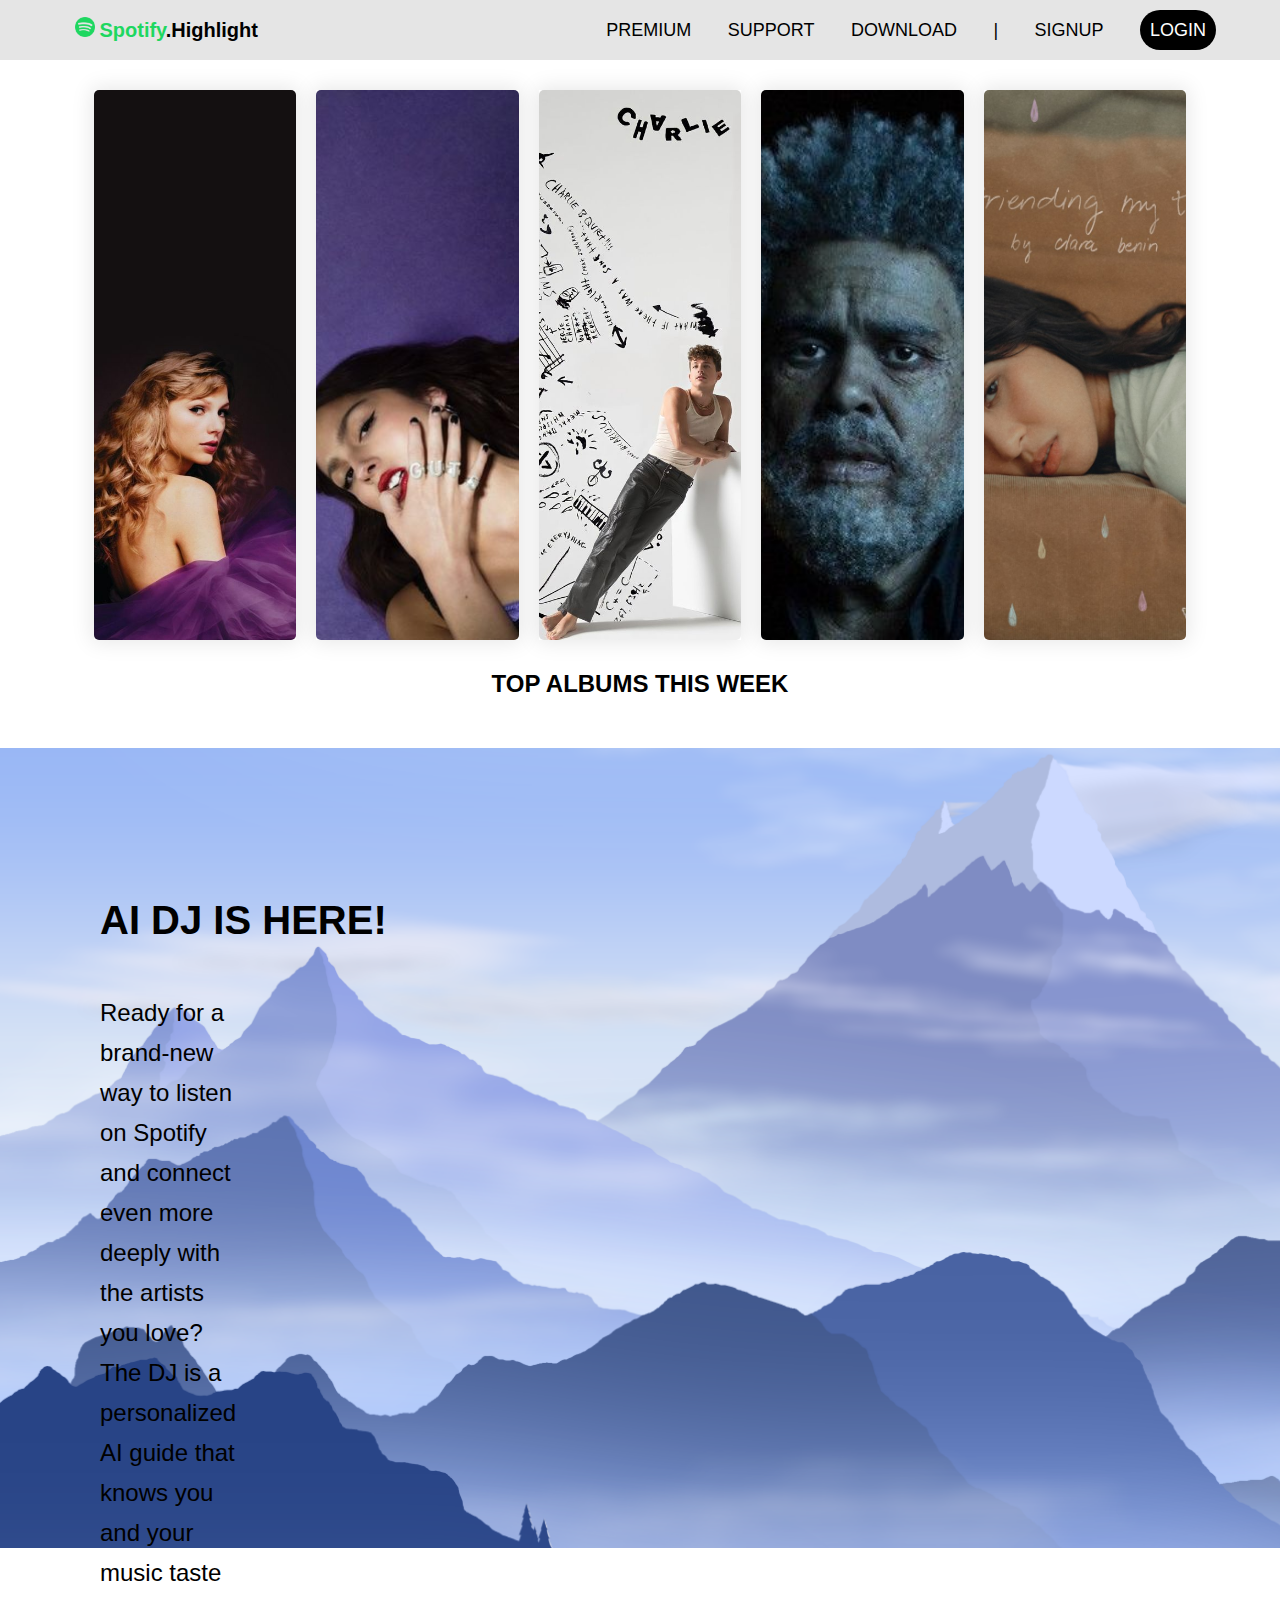
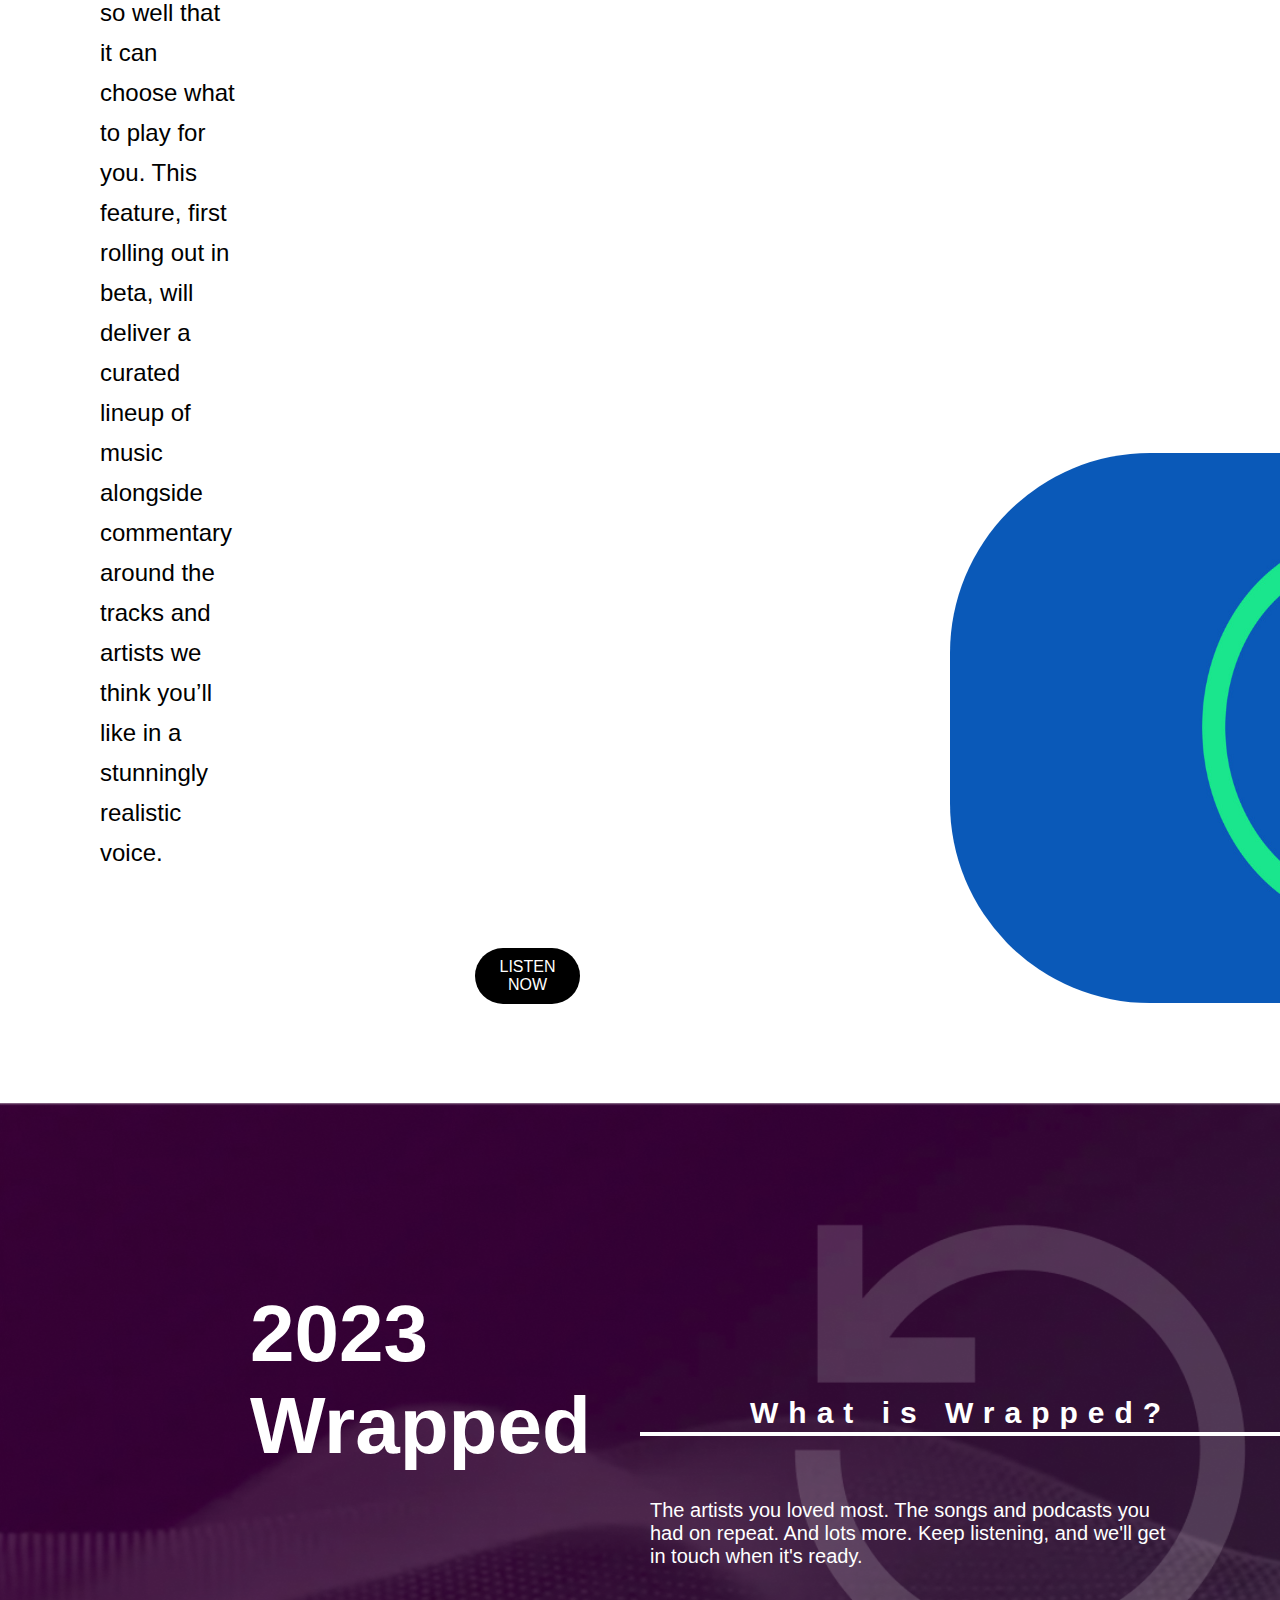
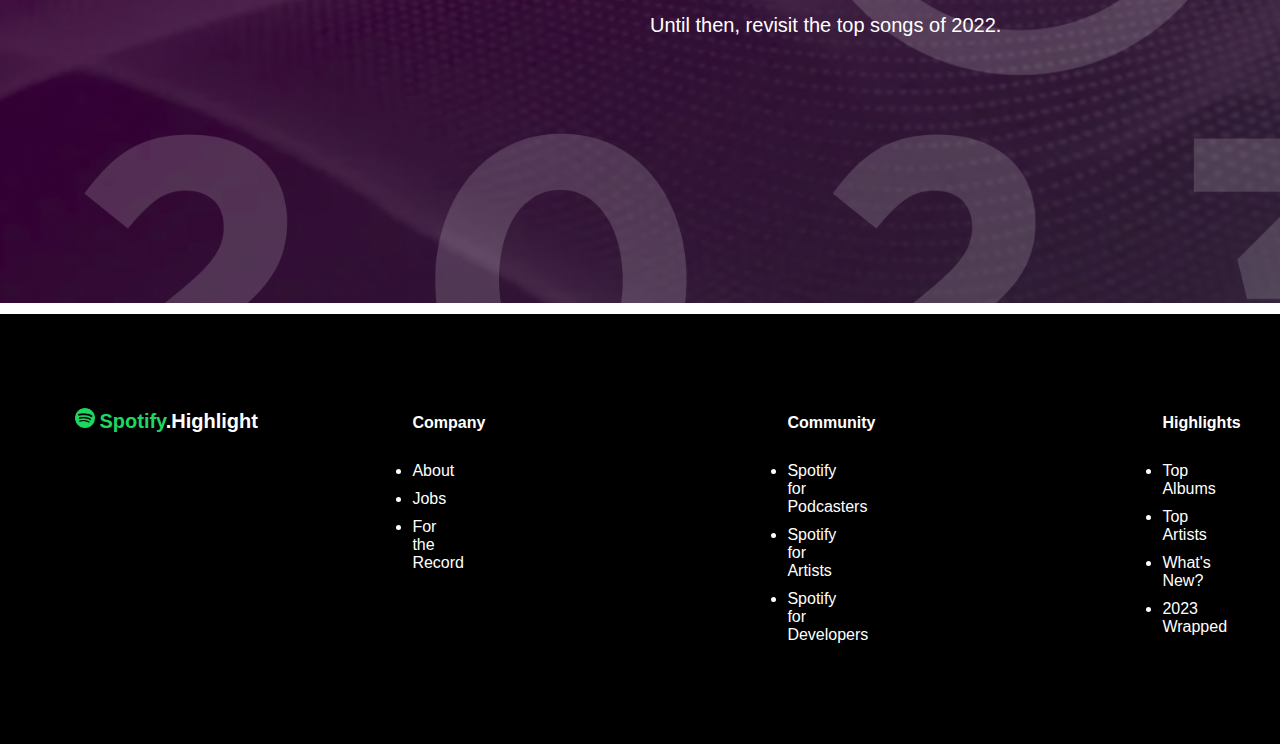
<file: index.html>
<!DOCTYPE HTML>
<html>
	<head>
		<meta charset="utf-8">
		<title>SPOTIFY</title>
		<meta name="viewport" content="width=device-width, initial-scale=1.0">
		<link rel="stylesheet" href="style.css">
		<link rel="stylesheet" href="https://cdnjs.cloudflare.com/ajax/libs/font-awesome/4.7.0/css/font-awesome.min.css">
	</head>
	<body>
		<nav>
			<img src="logo.webp" class="logo">
			<label class="sptfy">Spotify</label><label class="hgh">.Highlight</label></label>
				<ul>
					<li><a href="#">PREMIUM</a></li>
					<li><a href="#">SUPPORT</a></li>
					<li><a href="#">DOWNLOAD</a></li>
					<li class>|</li>
					<li><a href="#">SIGNUP</a></li>
					<li class="lgn"><a href="#">LOGIN</a></li>
				</ul>
		</nav>
	<div class = "page1">

		<div class = "box">
			<a href="#"><img src ="album1.jpg" class="album1"></a>
		</div>

		<div class = "box">
			<a href="#"><img src ="album2.jpg" class="album2"></a>
		</div>

		<div class = "box">
			<a href="#"><img src ="album3.jpg" class="album3"></a>
		</div>

		<div class = "box">
			<a href="#"><img src ="album4.jpg" class="album4"></a>
		</div>

		<div class = "box">
			<a href="#"><img src ="album5.jpg" class="album5"></a>
		</div>

	</div>
	
	<p class="text">TOP ALBUMS THIS WEEK</p>

	<div class = "page2">
		<div class = "bg">
			<img src ="bg2.png" class="bg">
		</div>
	<p class="text2">AI DJ IS HERE!</p>
	<p class="text3">Ready for a brand-new way to listen on Spotify and connect even more deeply with the artists you love? The DJ is a personalized AI guide that knows you and your music taste so well that it can choose what to play for you. This feature, first rolling out in beta, will deliver a curated lineup of music alongside commentary around the tracks and artists we think you’ll like in a stunningly realistic voice.</p>
	<a href="#" class="lnow"><p class="text4">LISTEN NOW</p></a>
		<div class ="dj">
			<img src = "dj.jpg" class="dj">
		</div>
	</div>


	<div class = "page3">
		<div class = "bg2">
			<img src ="bg3.png" class="bg2">
		</div>
		<h1 class="wrapped">2023 <br>Wrapped</h1>
		<div class="line"></div>
		<p class="text5">What is Wrapped?</p>
		<div class="arrow"><img src ="arrow.png" class="arrow"></div>
		<p class="text6">The artists you loved most. The songs and podcasts you had on repeat. And lots more. Keep listening, and we'll get in touch when it's ready.<br><br><br>

		Until then, revisit the top songs of 2022.</p>
		<div class="year"><img src ="2023.png" class="year"></div>
	</div>

	<footer class="footer">
		<div class = "container">
			<img src="logo.webp" class="logo">
			<label class="sptfy">Spotify</label><label class="hgh">.Highlight</label></label>
			<div class = "row">
				<div class = "footer-col">
					<h4>Company</h4>
					<ul>
						<li><a href = "#">About</a></li>
						<li><a href = "#">Jobs</a></li>
						<li><a href = "#">For the Record</a></li>
					</ul>
				</div>
				<div class = "footer-col">
					<h4>Community</h4>
					<ul>
						<li><a href = "#">Spotify for Podcasters</a></li>
						<li><a href = "#">Spotify for Artists</a></li>
						<li><a href = "#">Spotify for Developers</a></li>
					</ul>
				</div>
				<div class = "footer-col">
					<h4>Highlights</h4>
					<ul>
						<li><a href = "#">Top Albums</a></li>
						<li><a href = "#">Top Artists</a></li>
						<li><a href = "#">What's New?</a></li>
						<li><a href = "#">2023 Wrapped</a></li>
					</ul>
				</div>
				<div class = "footer-links">
					<div class ="social-links">
						<a href="#" class="fa fa-facebook"></a>
						<a href="#" class="fa fa-twitter"></a>
						<a href="#" class="fa fa-instagram"></a>
					</div>
				</div>
				<div class = "footer-bot">
					<a href ="#">Legacy</a>
					<a href ="#">Privacy Center</a>
					<a href ="#">Privacy Policy</a>
					<label class ="crdts">© 2023 Spotify AB</label>
				</div>
			</div>
		</div>



	</footer>





	</body>
	</html>
</file>
<file: style.css>
*{
	padding: 0;
	margin: 0;
	text-decoration: none;
	box-sizing: border-box;
}
body{
	font-family: Arial;
	justify-content: center;

}
nav{
	background: #E5E5E5;
	height: 60px;
	width: 100%;
	position: -webkit-sticky;
  position: sticky;
  top:0px;
  z-index: 2;

}
.logo{
  width: 20px;
  margin-left: 75px;
}

label.sptfy{
	color: #1ED760;
	font-size: 20px;
	line-height: 60px;
	font-weight: bold;

}
label.hgh{
	color: #00000;
	font-size: 20px;
	line-height: 60px;
	font-weight: bold;
}
nav ul{
	float: right;
	margin-right:8px;
	padding-right: 40px;



}
nav ul li {
	display: inline-block;
	line-height: 60px;
	margin: 0 16px;
	font-size: 18px;
	font-weight: 500;
	border-radius: 10px;

}
nav ul li a{
	color: black;
	font-size: 18px;
	font-weight: 500;
	transition: 1.4s;
}

li.lgn a{
	color: white;
	padding: 10px;
	background: black; 
	border-radius: 30px;
}
a:hover{
	color : #7D7D7D;
	transition: 1.4s;
}
li.lgn a:hover{
	background: #545454;
	transition: 1.4s;
}
.page1{
	width:90%;
	padding: 20px;
	margin: 10px auto;
	display:flex;
	flex-direction: row;
	justify-content: center;
}
.box {
	width: 250px;
	margin: 0 10px;
	box-shadow: 0 0 20px 2px rgba(0, 0, 0, .1);
	transition: 1s;
}
.box img{
	display: block;
	width:100%;
	border-radius: 5px;
}


.album1{
	width: 275px;
	height: 550px;
	object-fit: cover;
	border-radius: 10px;
}
.album2{
	width: 275px;
	height: 550px;
	object-fit: cover;
	object-position: 23%;
	border-radius: 10px;
}
.album3{
	width: 275px;
	height: 550px;
	object-fit: cover;
	border-radius: 10px;
}
.album4{
	width: 275px;
 	height: 550px;
 	object-fit: cover;
 	border-radius: 10px;
}
.album5{
	width: 275px;
 	height: 550px;
 	object-fit: cover;
	border-radius: 10px;
}
.text{
	text-align:center;
	font-size: 24px;
	font-weight: bold;

}
.box:hover{
	transform:scale(1.1);
	z-index: 1;
	transition: 1.3s;
}

.bg{
	margin-top:25px;
	width: 1903px;
 	height: 800px;
  object-fit: cover;

}

.text2{
	font-size: 40px;
	font-weight: bold;
	margin-left: 100px;
	margin-top: -625px;
}

.text3{
	font-size: 24px;
	margin: 50px 1200px 0px 100px;
	display: inline-flex;
	font-weight: 300px;
	line-height: 40px;
}
.text4 {
	color: white;
	background: black; 
	border-radius: 30px;
	margin-left: 475px;
	margin-right: 700px;
	padding: 10px;
	margin-top:75px;
	text-align: center;
	position: absolute;
	font-weight: 300px;
	font-size:16px;
	z-index: 1;
}
.dj {
	height:550px;
	width:850px;
	margin-left: 475px;
	border-radius: 200px;
	margin-top: -210px;
	position: absolute;
}
a.lnow:hover{	
	background: #545454;
	transition: 1.4s;
}

.bg2{
	margin-top:115px;
	width: 1903px;
 	height: 800px;
	object-fit: fill;
}
.wrapped{
	color:white;
	font-size: 80px;
	margin-top: -500px;
	margin-left: 250px;
}
.line{
	margin-top: -40px;
	margin-left: 640px;
	width:775px;
	height: 4px;
	background-color:white;
	position:relative;
}
.text5{
	font-size: 30px;
	color: white;
	margin-left: 750px;
	margin-top:-40px;
	letter-spacing: 10px;
	font-weight: bold;
}
.arrow{
		width:540px;
		height: auto;
	 color: black;
	 margin-left: 375px;
	 margin-top: -125px;
	 opacity:0.4;
}
.text6{
	color:white;
	font-size: 20px;
	margin-left: 650px;
	margin-right: 100px;
	margin-top: -225px;
}
.year{
	width:1500px;
	height:auto;
	margin-top: 30px;
	margin-left: auto;
	margin-right: auto;
	opacity:0.4;
}
.footer {
	margin-top:-150px;
	width:1903px;
	background-color: black;
	color:white;
	position: absolute;

}
.footer .logo{
	margin-top: 50px;
}
.footer a{
	color:white;
}
.row{
	display: inline-flex;
}
.footer-col{
	margin-top: 100px;
	margin-bottom: 100px;
	margin-left: 150px;
	margin-right: 200px;
	width: 25px;
}
.social-links{
	margin-left: -125px;
}
.social-links a{
	margin-left:12px;

}
.footer-col ul{
	margin-top: 30px;
}
.footer-col ul li{
	margin-top: 10px;
}
.footer-links, .footer-bot{
	margin-top: 100px;
	margin-left: 275px;

}
.footer-bot {
		margin-top: 200px;
		margin-left: -175px;
		text-align: right;
		display: flex;
		flex-direction: column;

}
.footer-bot a, .crdts{
	margin-top: 10px;
}
	.footer-col a:hover, .footer-bot a:hover, .social-links a:hover {
	text-decoration: underline;
}
</file>
